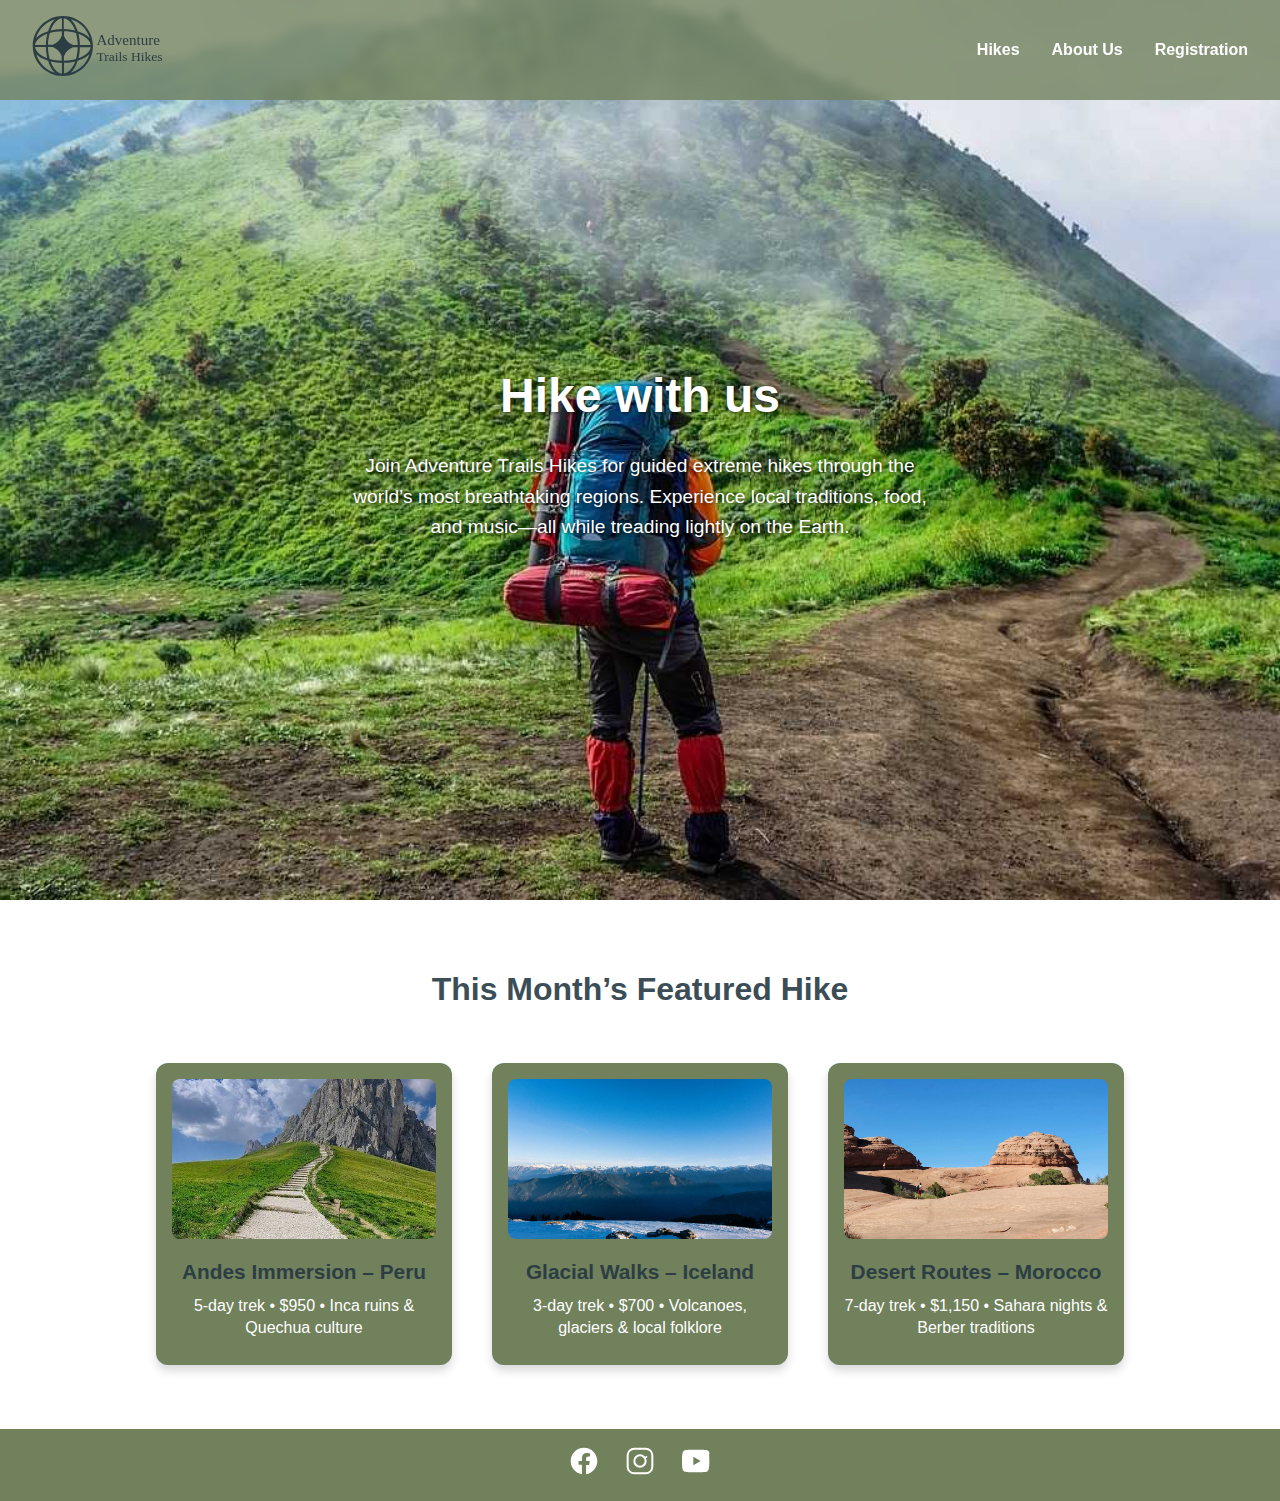
<file: Index.html>
<!DOCTYPE html>
<html lang="en">
  <head>
    <meta charset="UTF-8" />
    <meta name="viewport" content="width=device-width, initial-scale=1.0" />
    <meta
      name="description"
      content="Adventure Trails Hikes – Guided extreme hikes around the world with cultural experiences and sustainable travel."
    />
    <meta
      name="keywords"
      content="hiking, adventure, sustainable travel, cultural hikes, nature tours"
    />
    <meta name="author" content="Caroline-Michelle Martinussen" />
    <title>Adventure Trails Hikes</title>
    <link rel="stylesheet" href="Styles.css" />
  </head>
  <body>
    <header class="hero-header">
      <div class="logo-nav">
        <a href="index.html">
          <img
            src="Images/Logoadventure.svg"
            alt="Adventure Trails Hikes company logo"
            class="logo"
          />
        </a>
        <nav aria-label="Main Navigation">
          <ul class="nav-links">
            <li><a href="Hikes.html">Hikes</a></li>
            <li><a href="Aboutus.html">About Us</a></li>
            <li><a href="Registration.html">Registration</a></li>
          </ul>
        </nav>
      </div>
      <div class="hero-text">
        <h1>Hike with us</h1>
        <p>
          Join Adventure Trails Hikes for guided extreme hikes through the
          world’s most breathtaking regions. Experience local traditions, food,
          and music—all while treading lightly on the Earth.
        </p>
      </div>
    </header>

    <main>
      <section aria-labelledby="featured-title" class="featured-hikes">
        <h2 id="featured-title">This Month’s Featured Hike</h2>
        <div class="hike-grid">
          <article class="hike-card">
            <img
              src="Images/peru.jpg"
              alt="trail through Andes mountains in Peru"
            />
            <h3>Andes Immersion – Peru</h3>
            <p>5-day trek • $950 • Inca ruins & Quechua culture</p>
          </article>
          <article class="hike-card">
            <img
              src="Images/iceland.jpg"
              alt="Ice and snow filled landscape with mountains in Iceland"
            />
            <h3>Glacial Walks – Iceland</h3>
            <p>3-day trek • $700 • Volcanoes, glaciers & local folklore</p>
          </article>
          <article class="hike-card">
            <img
              src="Images/morocco.jpg"
              alt="Desert landscape with mountains in Morroco"
            />
            <h3>Desert Routes – Morocco</h3>
            <p>7-day trek • $1,150 • Sahara nights & Berber traditions</p>
          </article>
        </div>
      </section>
    </main>

    <footer>
      <ul class="social-links" aria-label="Social media links">
        <li>
          <a
            href="https://facebook.com"
            target="_blank"
            aria-label="Visit our Facebook page"
          >
            <svg
              xmlns="http://www.w3.org/2000/svg"
              width="32"
              height="32"
              fill="white"
              viewBox="0 0 24 24"
              role="img"
              aria-hidden="true"
            >
              <path
                d="M22 12c0-5.523-4.477-10-10-10S2 6.477 2 12c0 5 3.657 9.128 8.438 9.877v-6.987H7.898v-2.89h2.54V9.845c0-2.507 1.492-3.89 3.777-3.89 1.094 0 2.238.195 2.238.195v2.46h-1.26c-1.243 0-1.63.771-1.63 1.562v1.875h2.773l-.443 2.89h-2.33v6.987C18.343 21.128 22 17 22 12z"
              />
            </svg>
          </a>
        </li>
        <li>
          <a
            href="https://instagram.com"
            target="_blank"
            aria-label="Visit our Instagram profile"
          >
            <svg
              xmlns="http://www.w3.org/2000/svg"
              width="32"
              height="32"
              fill="white"
              viewBox="0 0 24 24"
              role="img"
              aria-hidden="true"
            >
              <path
                d="M7.75 2h8.5A5.75 5.75 0 0 1 22 7.75v8.5A5.75 5.75 0 0 1 16.25 22h-8.5A5.75 5.75 0 0 1 2 16.25v-8.5A5.75 5.75 0 0 1 7.75 2zm0 1.5A4.25 4.25 0 0 0 3.5 7.75v8.5A4.25 4.25 0 0 0 7.75 20.5h8.5A4.25 4.25 0 0 0 20.5 16.25v-8.5A4.25 4.25 0 0 0 16.25 3.5h-8.5zM12 7a5 5 0 1 1 0 10 5 5 0 0 1 0-10zm0 1.5a3.5 3.5 0 1 0 0 7 3.5 3.5 0 0 0 0-7zm4.75-.25a.75.75 0 1 1 0 1.5.75.75 0 0 1 0-1.5z"
              />
            </svg>
          </a>
        </li>
        <li>
          <a
            href="https://www.youtube.com"
            target="_blank"
            aria-label="Visit our YouTube channel"
          >
            <svg
              xmlns="http://www.w3.org/2000/svg"
              width="32"
              height="32"
              viewBox="0 0 48 48"
              fill="white"
              role="img"
              aria-hidden="true"
            >
              <path
                d="M44.5 13.8s-.4-3.2-1.6-4.6c-1.5-1.7-3.1-1.7-3.9-1.8C34.6 7 24 7 24 7s-10.6 0-15 .4c-.8.1-2.4.1-3.9 1.8-1.2 1.4-1.6 4.6-1.6 4.6S3 17.3 3 20.9v6.2c0 3.6.5 7.1.5 7.1s.4 3.2 1.6 4.6c1.5 1.7 3.5 1.6 4.4 1.8 3.2.3 13.5.4 13.5.4s10.6 0 15-.4c.8-.1 2.4-.1 3.9-1.8 1.2-1.4 1.6-4.6 1.6-4.6s.5-3.5.5-7.1v-6.2c0-3.6-.5-7.1-.5-7.1zM20 30.4V17.6l11 6.4-11 6.4z"
              />
            </svg>
          </a>
        </li>
      </ul>
    </footer>
  </body>
</html>
</file>
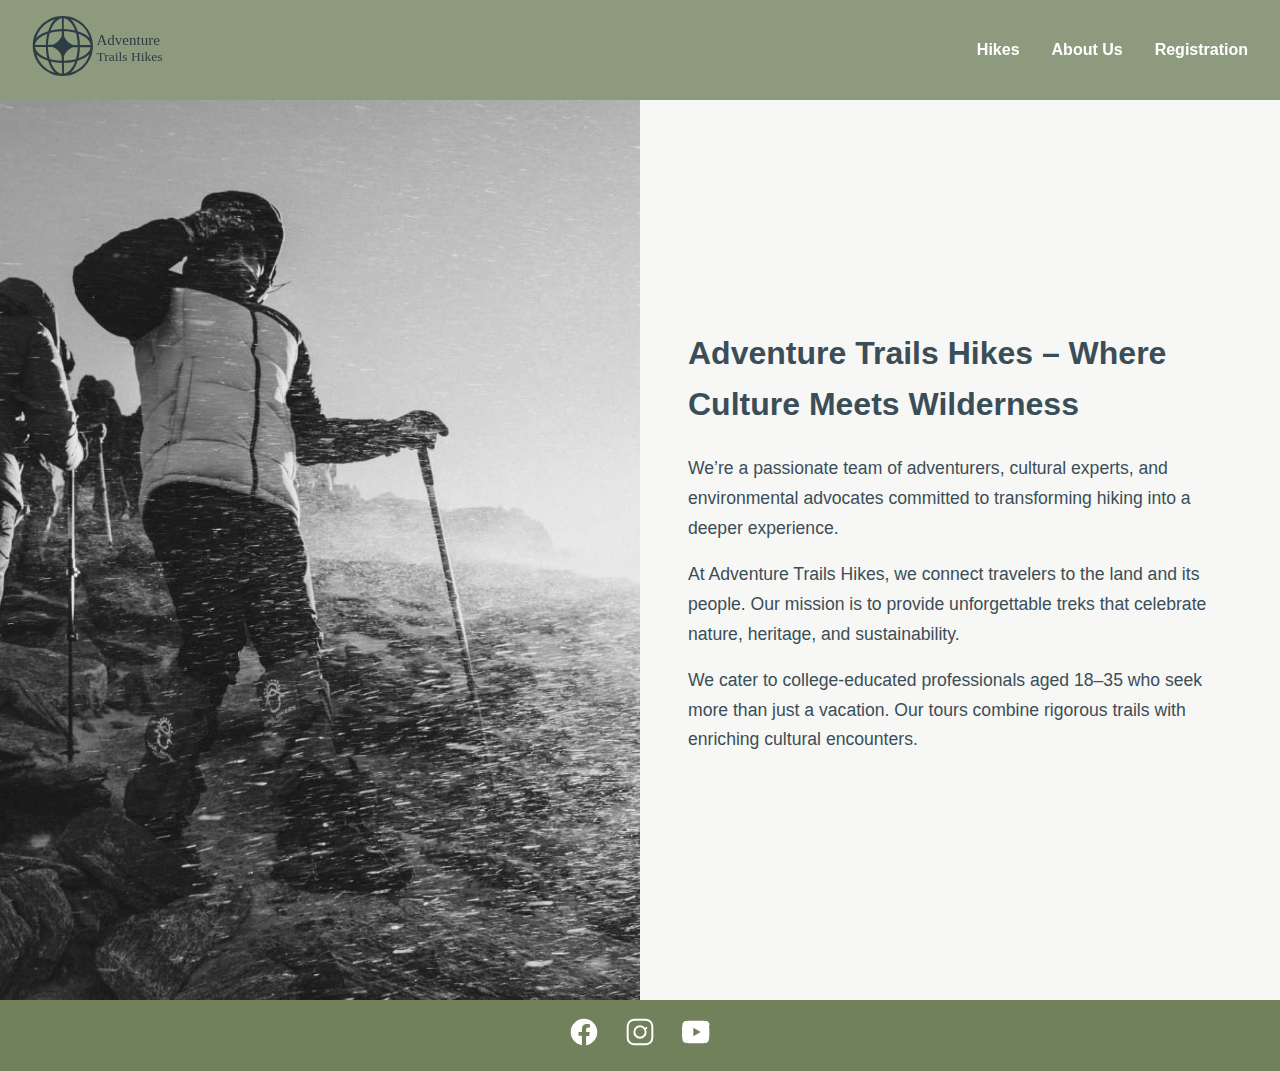
<file: Aboutus.html>
<!DOCTYPE html>
<html lang="en">
  <head>
    <meta charset="UTF-8" />
    <meta name="viewport" content="width=device-width, initial-scale=1" />
    <meta
      name="description"
      content="Learn more about Adventure Trails Hikes, a company that blends extreme hiking adventures with culture and sustainability."
    />
    <meta
      name="keywords"
      content="hiking, adventure, culture, travel, sustainability, outdoor trips"
    />
    <meta name="author" content="Caroline-Michelle Martinussen" />
    <title>About Us - Adventure Trails Hikes</title>
    <link rel="stylesheet" href="Styles.css" />
  </head>

  <body class="about-page">
    <header class="logo-nav">
      <a href="index.html">
        <img
          src="Images/Logoadventure.svg"
          alt="Adventure Trails Hikes logo"
          class="logo"
        />
      </a>
      <nav aria-label="Main Navigation">
        <ul class="nav-links">
          <li><a href="Hikes.html">Hikes</a></li>
          <li><a href="Aboutus.html" aria-current="page">About Us</a></li>
          <li><a href="Registration.html">Registration</a></li>
        </ul>
      </nav>
    </header>

    <main class="about-split">
      <div class="about-image">
        <img
          src="Images/Registrationbackground.jpg"
          alt="Hiker walking on a nature trail with mountains and forest"
        />
      </div>
      <div class="about-text">
        <h1>Adventure Trails Hikes – Where Culture Meets Wilderness</h1>
        <p>
          We’re a passionate team of adventurers, cultural experts, and
          environmental advocates committed to transforming hiking into a deeper
          experience.
        </p>
        <p>
          At Adventure Trails Hikes, we connect travelers to the land and its
          people. Our mission is to provide unforgettable treks that celebrate
          nature, heritage, and sustainability.
        </p>
        <p>
          We cater to college-educated professionals aged 18–35 who seek more
          than just a vacation. Our tours combine rigorous trails with enriching
          cultural encounters.
        </p>
      </div>
    </main>

    <footer>
      <ul class="social-links" aria-label="Social media links">
        <li>
          <a
            href="https://facebook.com"
            target="_blank"
            aria-label="Visit our Facebook page"
          >
            <svg
              xmlns="http://www.w3.org/2000/svg"
              width="32"
              height="32"
              fill="white"
              viewBox="0 0 24 24"
              role="img"
              aria-hidden="true"
            >
              <path
                d="M22 12c0-5.523-4.477-10-10-10S2 6.477 2 12c0 5 3.657 9.128 8.438 9.877v-6.987H7.898v-2.89h2.54V9.845c0-2.507 1.492-3.89 3.777-3.89 1.094 0 2.238.195 2.238.195v2.46h-1.26c-1.243 0-1.63.771-1.63 1.562v1.875h2.773l-.443 2.89h-2.33v6.987C18.343 21.128 22 17 22 12z"
              />
            </svg>
          </a>
        </li>
        <li>
          <a
            href="https://instagram.com"
            target="_blank"
            aria-label="Visit our Instagram profile"
          >
            <svg
              xmlns="http://www.w3.org/2000/svg"
              width="32"
              height="32"
              fill="white"
              viewBox="0 0 24 24"
              role="img"
              aria-hidden="true"
            >
              <path
                d="M7.75 2h8.5A5.75 5.75 0 0 1 22 7.75v8.5A5.75 5.75 0 0 1 16.25 22h-8.5A5.75 5.75 0 0 1 2 16.25v-8.5A5.75 5.75 0 0 1 7.75 2zm0 1.5A4.25 4.25 0 0 0 3.5 7.75v8.5A4.25 4.25 0 0 0 7.75 20.5h8.5A4.25 4.25 0 0 0 20.5 16.25v-8.5A4.25 4.25 0 0 0 16.25 3.5h-8.5zM12 7a5 5 0 1 1 0 10 5 5 0 0 1 0-10zm0 1.5a3.5 3.5 0 1 0 0 7 3.5 3.5 0 0 0 0-7zm4.75-.25a.75.75 0 1 1 0 1.5.75.75 0 0 1 0-1.5z"
              />
            </svg>
          </a>
        </li>
        <li>
          <a
            href="https://www.youtube.com"
            target="_blank"
            aria-label="Visit our YouTube channel"
          >
            <svg
              xmlns="http://www.w3.org/2000/svg"
              width="32"
              height="32"
              viewBox="0 0 48 48"
              fill="white"
              role="img"
              aria-hidden="true"
            >
              <path
                d="M44.5 13.8s-.4-3.2-1.6-4.6c-1.5-1.7-3.1-1.7-3.9-1.8C34.6 7 24 7 24 7s-10.6 0-15 .4c-.8.1-2.4.1-3.9 1.8-1.2 1.4-1.6 4.6-1.6 4.6S3 17.3 3 20.9v6.2c0 3.6.5 7.1.5 7.1s.4 3.2 1.6 4.6c1.5 1.7 3.5 1.6 4.4 1.8 3.2.3 13.5.4 13.5.4s10.6 0 15-.4c.8-.1 2.4-.1 3.9-1.8 1.2-1.4 1.6-4.6 1.6-4.6s.5-3.5.5-7.1v-6.2c0-3.6-.5-7.1-.5-7.1zM20 30.4V17.6l11 6.4-11 6.4z"
              />
            </svg>
          </a>
        </li>
      </ul>
    </footer>
  </body>
</html>
</file>
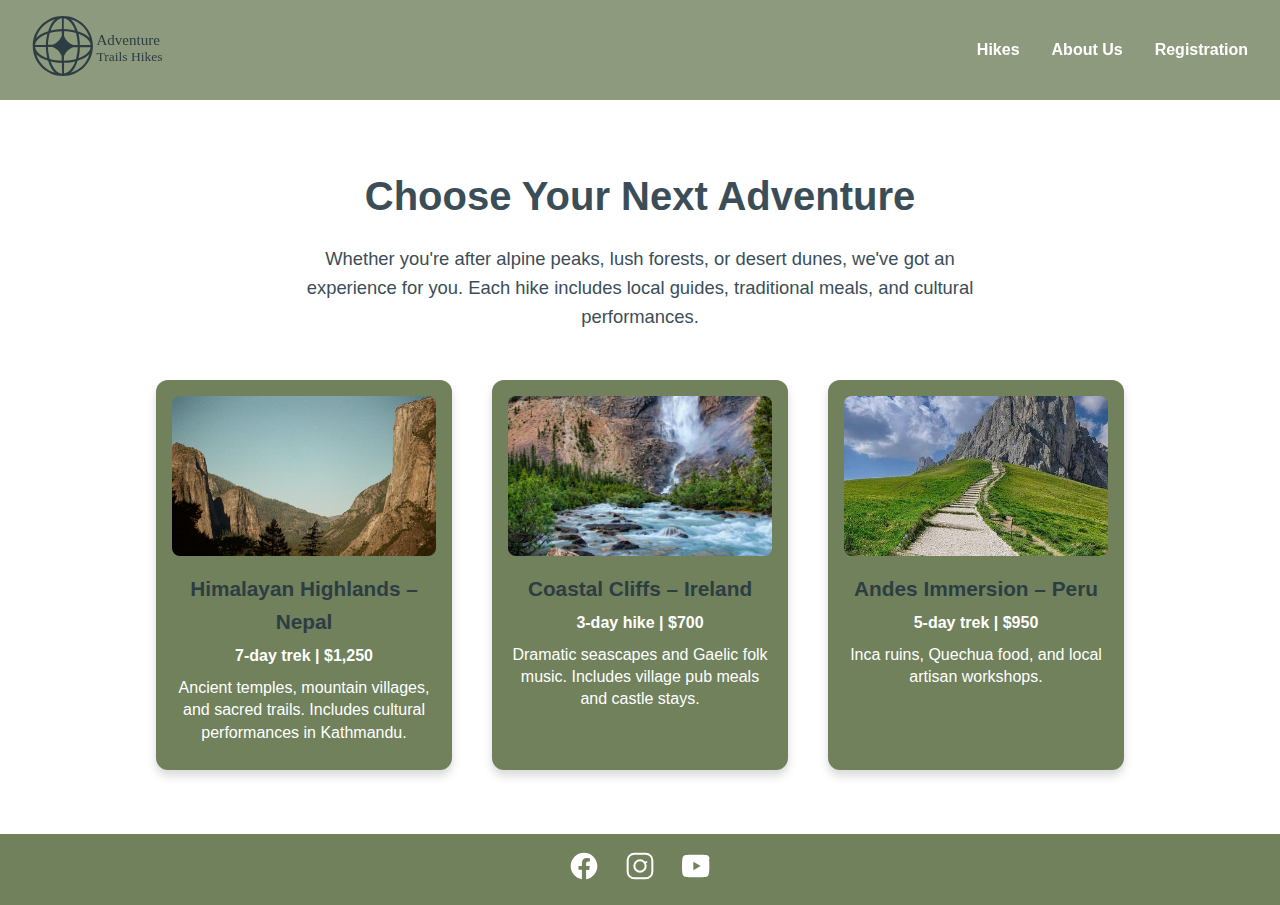
<file: Hikes.html>
<!DOCTYPE html>
<html lang="en">
  <head>
    <meta charset="UTF-8" />
    <meta name="viewport" content="width=device-width, initial-scale=1" />
    <meta
      name="description"
      content="Explore our global hiking tours, from the Himalayas to Irish cliffs. All hikes include local culture and expert guides."
    />
    <meta
      name="keywords"
      content="hiking, adventure, trails, culture, Nepal, Ireland, Peru, trekking trips"
    />
    <meta name="author" content="Caroline-Michelle Martinussen" />
    <title>Hikes | Adventure Trails Hikes</title>
    <link rel="stylesheet" href="Styles.css" />
  </head>

  <body>
    <header class="logo-nav">
      <a href="index.html">
        <img
          src="Images/Logoadventure.svg"
          alt="Adventure Trails Hikes logo"
          class="logo"
        />
      </a>
      <nav aria-label="Main Navigation">
        <ul class="nav-links">
          <li><a href="Hikes.html" aria-current="page">Hikes</a></li>
          <li><a href="Aboutus.html">About Us</a></li>
          <li><a href="Registration.html">Registration</a></li>
        </ul>
      </nav>
    </header>

    <main class="featured-hikes">
      <h1>Choose Your Next Adventure</h1>
      <p class="intro-text">
        Whether you're after alpine peaks, lush forests, or desert dunes, we've
        got an experience for you. Each hike includes local guides, traditional
        meals, and cultural performances.
      </p>

      <section class="hike-grid">
        <article class="hike-card">
          <img
            src="Images/Nepal.jpg"
            alt="mountain view with trees and blue sky in Nepal"
          />
          <h3>Himalayan Highlands – Nepal</h3>
          <p><strong>7-day trek | $1,250</strong></p>
          <p>
            Ancient temples, mountain villages, and sacred trails. Includes
            cultural performances in Kathmandu.
          </p>
        </article>

        <article class="hike-card">
          <img
            src="Images/Ireland.jpg"
            alt="Dramatic cliffs with waterfall in Ireland"
          />
          <h3>Coastal Cliffs – Ireland</h3>
          <p><strong>3-day hike | $700</strong></p>
          <p>
            Dramatic seascapes and Gaelic folk music. Includes village pub meals
            and castle stays.
          </p>
        </article>

        <article class="hike-card">
          <img
            src="Images/peru.jpg"
            alt="trail through Andes mountains in Peru"
          />
          <h3>Andes Immersion – Peru</h3>
          <p><strong>5-day trek | $950</strong></p>
          <p>Inca ruins, Quechua food, and local artisan workshops.</p>
        </article>
      </section>
    </main>

    <footer>
      <ul class="social-links" aria-label="Social media links">
        <li>
          <a
            href="https://facebook.com"
            target="_blank"
            aria-label="Visit our Facebook page"
          >
            <svg
              xmlns="http://www.w3.org/2000/svg"
              width="32"
              height="32"
              fill="white"
              viewBox="0 0 24 24"
              role="img"
              aria-hidden="true"
            >
              <path
                d="M22 12c0-5.523-4.477-10-10-10S2 6.477 2 12c0 5 3.657 9.128 8.438 9.877v-6.987H7.898v-2.89h2.54V9.845c0-2.507 1.492-3.89 3.777-3.89 1.094 0 2.238.195 2.238.195v2.46h-1.26c-1.243 0-1.63.771-1.63 1.562v1.875h2.773l-.443 2.89h-2.33v6.987C18.343 21.128 22 17 22 12z"
              />
            </svg>
          </a>
        </li>
        <li>
          <a
            href="https://instagram.com"
            target="_blank"
            aria-label="Visit our Instagram profile"
          >
            <svg
              xmlns="http://www.w3.org/2000/svg"
              width="32"
              height="32"
              fill="white"
              viewBox="0 0 24 24"
              role="img"
              aria-hidden="true"
            >
              <path
                d="M7.75 2h8.5A5.75 5.75 0 0 1 22 7.75v8.5A5.75 5.75 0 0 1 16.25 22h-8.5A5.75 5.75 0 0 1 2 16.25v-8.5A5.75 5.75 0 0 1 7.75 2zm0 1.5A4.25 4.25 0 0 0 3.5 7.75v8.5A4.25 4.25 0 0 0 7.75 20.5h8.5A4.25 4.25 0 0 0 20.5 16.25v-8.5A4.25 4.25 0 0 0 16.25 3.5h-8.5zM12 7a5 5 0 1 1 0 10 5 5 0 0 1 0-10zm0 1.5a3.5 3.5 0 1 0 0 7 3.5 3.5 0 0 0 0-7zm4.75-.25a.75.75 0 1 1 0 1.5.75.75 0 0 1 0-1.5z"
              />
            </svg>
          </a>
        </li>
        <li>
          <a
            href="https://www.youtube.com"
            target="_blank"
            aria-label="Visit our YouTube channel"
          >
            <svg
              xmlns="http://www.w3.org/2000/svg"
              width="32"
              height="32"
              viewBox="0 0 48 48"
              fill="white"
              role="img"
              aria-hidden="true"
            >
              <path
                d="M44.5 13.8s-.4-3.2-1.6-4.6c-1.5-1.7-3.1-1.7-3.9-1.8C34.6 7 24 7 24 7s-10.6 0-15 .4c-.8.1-2.4.1-3.9 1.8-1.2 1.4-1.6 4.6-1.6 4.6S3 17.3 3 20.9v6.2c0 3.6.5 7.1.5 7.1s.4 3.2 1.6 4.6c1.5 1.7 3.5 1.6 4.4 1.8 3.2.3 13.5.4 13.5.4s10.6 0 15-.4c.8-.1 2.4-.1 3.9-1.8 1.2-1.4 1.6-4.6 1.6-4.6s.5-3.5.5-7.1v-6.2c0-3.6-.5-7.1-.5-7.1zM20 30.4V17.6l11 6.4-11 6.4z"
              />
            </svg>
          </a>
        </li>
      </ul>
    </footer>
  </body>
</html>
</file>
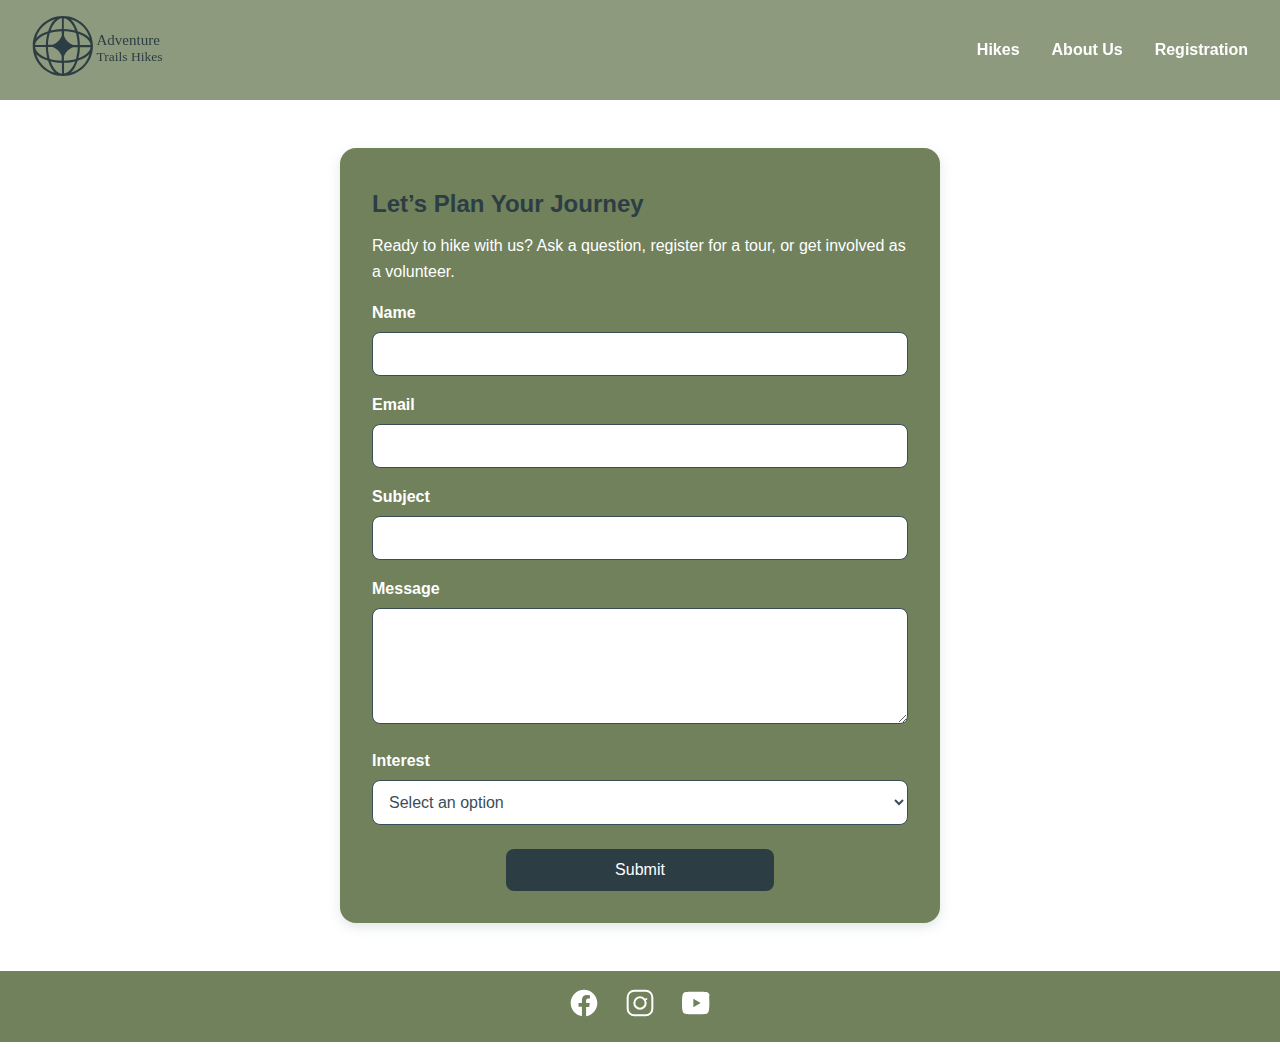
<file: Registration.html>
<!DOCTYPE html>
<html lang="en">
  <head>
    <meta charset="UTF-8" />
    <meta name="viewport" content="width=device-width, initial-scale=1.0" />
    <meta
      name="description"
      content="Register for guided hikes with Adventure Trails – extreme nature experiences and cultural encounters."
    />
    <meta
      name="keywords"
      content="hike registration, adventure travel, nature tours, guided hikes"
    />
    <meta name="author" content="Caroline-Michelle Martinussen" />
    <title>Contact / Registration | Adventure Trails</title>
    <link rel="stylesheet" href="Styles.css" />
  </head>

  <body>
    <header class="logo-nav">
      <a href="index.html">
        <img
          src="Images/Logoadventure.svg"
          alt="Adventure Trails Hikes logo"
          class="logo"
        />
      </a>
      <nav aria-label="Main Navigation">
        <ul class="nav-links">
          <li><a href="Hikes.html">Hikes</a></li>
          <li><a href="Aboutus.html">About Us</a></li>
          <li>
            <a href="Registration.html" aria-current="page">Registration</a>
          </li>
        </ul>
      </nav>
    </header>

    <section class="contact-section">
      <div class="form-container">
        <h2>Let’s Plan Your Journey</h2>
        <p>
          Ready to hike with us? Ask a question, register for a tour, or get
          involved as a volunteer.
        </p>

        <form action="#" method="post" autocomplete="on">
          <label for="name">Name</label>
          <input type="text" id="name" name="name" required />

          <label for="email">Email</label>
          <input type="email" id="email" name="email" required />

          <label for="subject">Subject</label>
          <input type="text" id="subject" name="subject" required />

          <label for="message">Message</label>
          <textarea id="message" name="message" rows="5" required></textarea>

          <label for="interest">Interest</label>
          <select id="interest" name="interest" required>
            <option value="" disabled selected>Select an option</option>
            <option value="booking">Booking a Hike</option>
            <option value="volunteering">Volunteering</option>
            <option value="press">Press Inquiry</option>
            <option value="other">Other</option>
          </select>

          <div class="button-wrapper">
            <button type="submit">Submit</button>
          </div>
        </form>
      </div>
    </section>
    <footer>
      <ul class="social-links" aria-label="Social media links">
        <li>
          <a
            href="https://facebook.com"
            target="_blank"
            aria-label="Visit our Facebook page"
          >
            <svg
              xmlns="http://www.w3.org/2000/svg"
              width="32"
              height="32"
              fill="white"
              viewBox="0 0 24 24"
              role="img"
              aria-hidden="true"
            >
              <path
                d="M22 12c0-5.523-4.477-10-10-10S2 6.477 2 12c0 5 3.657 9.128 8.438 9.877v-6.987H7.898v-2.89h2.54V9.845c0-2.507 1.492-3.89 3.777-3.89 1.094 0 2.238.195 2.238.195v2.46h-1.26c-1.243 0-1.63.771-1.63 1.562v1.875h2.773l-.443 2.89h-2.33v6.987C18.343 21.128 22 17 22 12z"
              />
            </svg>
          </a>
        </li>
        <li>
          <a
            href="https://instagram.com"
            target="_blank"
            aria-label="Visit our Instagram profile"
          >
            <svg
              xmlns="http://www.w3.org/2000/svg"
              width="32"
              height="32"
              fill="white"
              viewBox="0 0 24 24"
              role="img"
              aria-hidden="true"
            >
              <path
                d="M7.75 2h8.5A5.75 5.75 0 0 1 22 7.75v8.5A5.75 5.75 0 0 1 16.25 22h-8.5A5.75 5.75 0 0 1 2 16.25v-8.5A5.75 5.75 0 0 1 7.75 2zm0 1.5A4.25 4.25 0 0 0 3.5 7.75v8.5A4.25 4.25 0 0 0 7.75 20.5h8.5A4.25 4.25 0 0 0 20.5 16.25v-8.5A4.25 4.25 0 0 0 16.25 3.5h-8.5zM12 7a5 5 0 1 1 0 10 5 5 0 0 1 0-10zm0 1.5a3.5 3.5 0 1 0 0 7 3.5 3.5 0 0 0 0-7zm4.75-.25a.75.75 0 1 1 0 1.5.75.75 0 0 1 0-1.5z"
              />
            </svg>
          </a>
        </li>
        <li>
          <a
            href="https://www.youtube.com"
            target="_blank"
            aria-label="Visit our YouTube channel"
          >
            <svg
              xmlns="http://www.w3.org/2000/svg"
              width="32"
              height="32"
              viewBox="0 0 48 48"
              fill="white"
              role="img"
              aria-hidden="true"
            >
              <path
                d="M44.5 13.8s-.4-3.2-1.6-4.6c-1.5-1.7-3.1-1.7-3.9-1.8C34.6 7 24 7 24 7s-10.6 0-15 .4c-.8.1-2.4.1-3.9 1.8-1.2 1.4-1.6 4.6-1.6 4.6S3 17.3 3 20.9v6.2c0 3.6.5 7.1.5 7.1s.4 3.2 1.6 4.6c1.5 1.7 3.5 1.6 4.4 1.8 3.2.3 13.5.4 13.5.4s10.6 0 15-.4c.8-.1 2.4-.1 3.9-1.8 1.2-1.4 1.6-4.6 1.6-4.6s.5-3.5.5-7.1v-6.2c0-3.6-.5-7.1-.5-7.1zM20 30.4V17.6l11 6.4-11 6.4z"
              />
            </svg>
          </a>
        </li>
      </ul>
    </footer>
  </body>
</html>
</file>
<file: Styles.css>
:root {
  --olive: #70815c;
  --navy: #3b4e57;
  --secondary: #2d3d44;
  --dark: #1c1c1c;
  --white: #ffffff;
}

* {
  margin: 0;
  padding: 0;
  box-sizing: border-box;
}

body {
  font-family: "Segoe UI", sans-serif;
  line-height: 1.6;
  color: var(--navy);
  background-color: var(--white);
}

/* Sticky Header */
.logo-nav {
  position: sticky;
  top: 0;
  left: 0;
  right: 0;
  z-index: 1000;
  display: flex;
  justify-content: space-between;
  align-items: center;
  padding: 1rem 2rem;
  background-color: rgba(112, 129, 92, 0.8);
  backdrop-filter: blur(5px);
}

.logo {
  height: 60px;
}

.nav-links {
  list-style: none;
  display: flex;
  gap: 2rem;
}

.nav-links a {
  text-decoration: none;
  color: var(--white);
  font-weight: bold;
  position: relative;
  z-index: 1010;
  text-shadow: none;
}

.about-page .logo-nav {
  background-color: rgba(112, 129, 92, 0.8);
}

/* Hero Header */
.hero-header {
  position: relative;
  height: 100vh;
  background: url("Images/mountaintrail.jpg") no-repeat center center/cover;
  color: var(--white);
  text-shadow: 1px 1px 4px rgba(0, 0, 0, 0.7);
}

.hero-text {
  position: absolute;
  top: 50%;
  left: 50%;
  transform: translate(-50%, -50%);
  text-align: center;
  max-width: 90%;
}

.hero-text h1 {
  font-size: 3rem;
  margin-bottom: 1rem;
}

.hero-text p {
  font-size: 1.2rem;
  max-width: 600px;
  margin: 0 auto;
}

/* Featured Section */
.featured-hikes {
  padding: 4rem 2rem;
  background-color: var(--white);
  color: var(--navy);
  text-align: center;
}

.featured-hikes h1 {
  font-size: 2.5rem;
  color: var(--navy);
  margin-bottom: 1rem;
}
.featured-hikes h2 {
  font-size: 2rem;
  color: var(--navy);
  margin-bottom: 3rem;
}
.intro-text {
  font-size: 1.15rem;
  max-width: 700px;
  margin: 0 auto 3rem;
  color: var(--navy);
}

.hike-grid {
  display: grid;
  grid-template-columns: repeat(auto-fit, minmax(280px, 1fr));
  gap: 2.5rem;
  padding: 0 1rem;
  max-width: 1000px;
  margin: 0 auto;
}

.hike-card {
  background-color: var(--olive);
  color: var(--white);
  border-radius: 12px;
  padding: 1rem;
  box-shadow: 0 6px 10px rgba(0, 0, 0, 0.15);
  transition: transform 0.3s ease, box-shadow 0.3s ease;
  display: flex;
  flex-direction: column;
  justify-content: flex-start;
}

.hike-card:hover {
  transform: translateY(-8px);
  box-shadow: 0 10px 20px rgba(0, 0, 0, 0.3);
  cursor: pointer;
}

.hike-card img {
  width: 100%;
  height: 160px;
  object-fit: cover;
  border-radius: 8px;
  margin-bottom: 1rem;
  flex-shrink: 0;
}
.hike-card h3 {
  font-size: 1.3rem;
  color: var(--secondary);
  margin-bottom: 0.4rem;
}

.hike-card p {
  font-size: 1rem;
  line-height: 1.4;
  color: var(--white);
  margin-bottom: 0.6rem;
}

.hike-card p strong {
  color: var(--white);
  font-weight: 700;
}

/* Footer */
footer {
  background-color: var(--olive);
  padding: 1rem 0;
  text-align: center;
}

.social-links {
  list-style: none;
  display: flex;
  justify-content: center;
  gap: 1.5rem;
}

.social-links svg {
  width: 32px;
  height: 32px;
  fill: white;
  transition: transform 0.3s ease, fill 0.3s ease;
}

.social-links svg:hover {
  transform: scale(1.1);
  fill: var(--navy);
}

/* Registration Page */
.contact-section {
  display: flex;
  justify-content: center;
  padding: 3rem 1rem;
}

.form-container {
  background-color: var(--olive);
  color: var(--white);
  padding: 2rem;
  border-radius: 1rem;
  max-width: 600px;
  width: 100%;
  box-shadow: 0 4px 12px rgba(59, 78, 87, 0.15);
}

.form-container h2 {
  color: var(--secondary);
  padding: 5px 0 10px 0;
}

label {
  display: block;
  margin-bottom: 0.4rem;
  font-weight: 600;
  margin-top: 1rem;
  color: var(--white);
}

input,
textarea,
select {
  background-color: var(--white);
  color: var(--navy);
  border: 1px solid var(--navy);
  width: 100%;
  padding: 0.75rem;
  border-radius: 0.5rem;
  font-size: 1rem;
}

input::placeholder,
textarea::placeholder {
  color: rgba(255, 255, 255, 0.7);
}

textarea {
  resize: vertical;
  min-height: 100px;
}

button {
  margin-top: 1.5rem;
  width: 50%;
  background-color: var(--secondary);
  color: var(--white);
  padding: 0.75rem;
  border: none;
  border-radius: 0.5rem;
  font-size: 1rem;
  cursor: pointer;
}
.button-wrapper {
  display: flex;
  justify-content: center;
}

button:hover {
  background-color: var(--navy);
}

/* About page  */
.about-split {
  display: flex;
  flex-wrap: wrap;
  min-height: 100vh;
  margin-top: 0;
}

.about-image {
  flex: 1 1 50%;
  background-color: #e6efe6;
  overflow: hidden;
}

.about-image img {
  width: 100%;
  height: 100%;
  object-fit: cover;
}

.about-text {
  flex: 1 1 50%;
  padding: 4rem 3rem;
  background-color: #f7f7f5;
  display: flex;
  flex-direction: column;
  justify-content: center;
  color: var(--navy);
}

.about-text h1 {
  font-size: 2rem;
  color: var(--navy);
  margin-bottom: 1.5rem;
}

.about-text p {
  font-size: 1.1rem;
  line-height: 1.7;
  color: var(--navy);
  margin-bottom: 1rem;
}

/* Responsive */
@media (max-width: 768px) {
  .logo-nav {
    flex-direction: column;
    align-items: flex-start;
    gap: 1rem;
  }

  .nav-links {
    flex-direction: column;
    gap: 1rem;
    background-color: var(--navy);
    padding: 1rem;
    border-radius: 8px;
  }

  .hero-text h1 {
    font-size: 2rem;
  }

  .hike-grid {
    grid-template-columns: 1fr;
  }

  .about-split {
    flex-direction: column;
  }

  .about-image,
  .about-text {
    flex: 1 1 100%;
  }

  .about-text {
    padding: 2rem;
  }
}

@media (max-width: 600px) {
  .hike-card img {
    height: 140px;
  }
}
</file>
